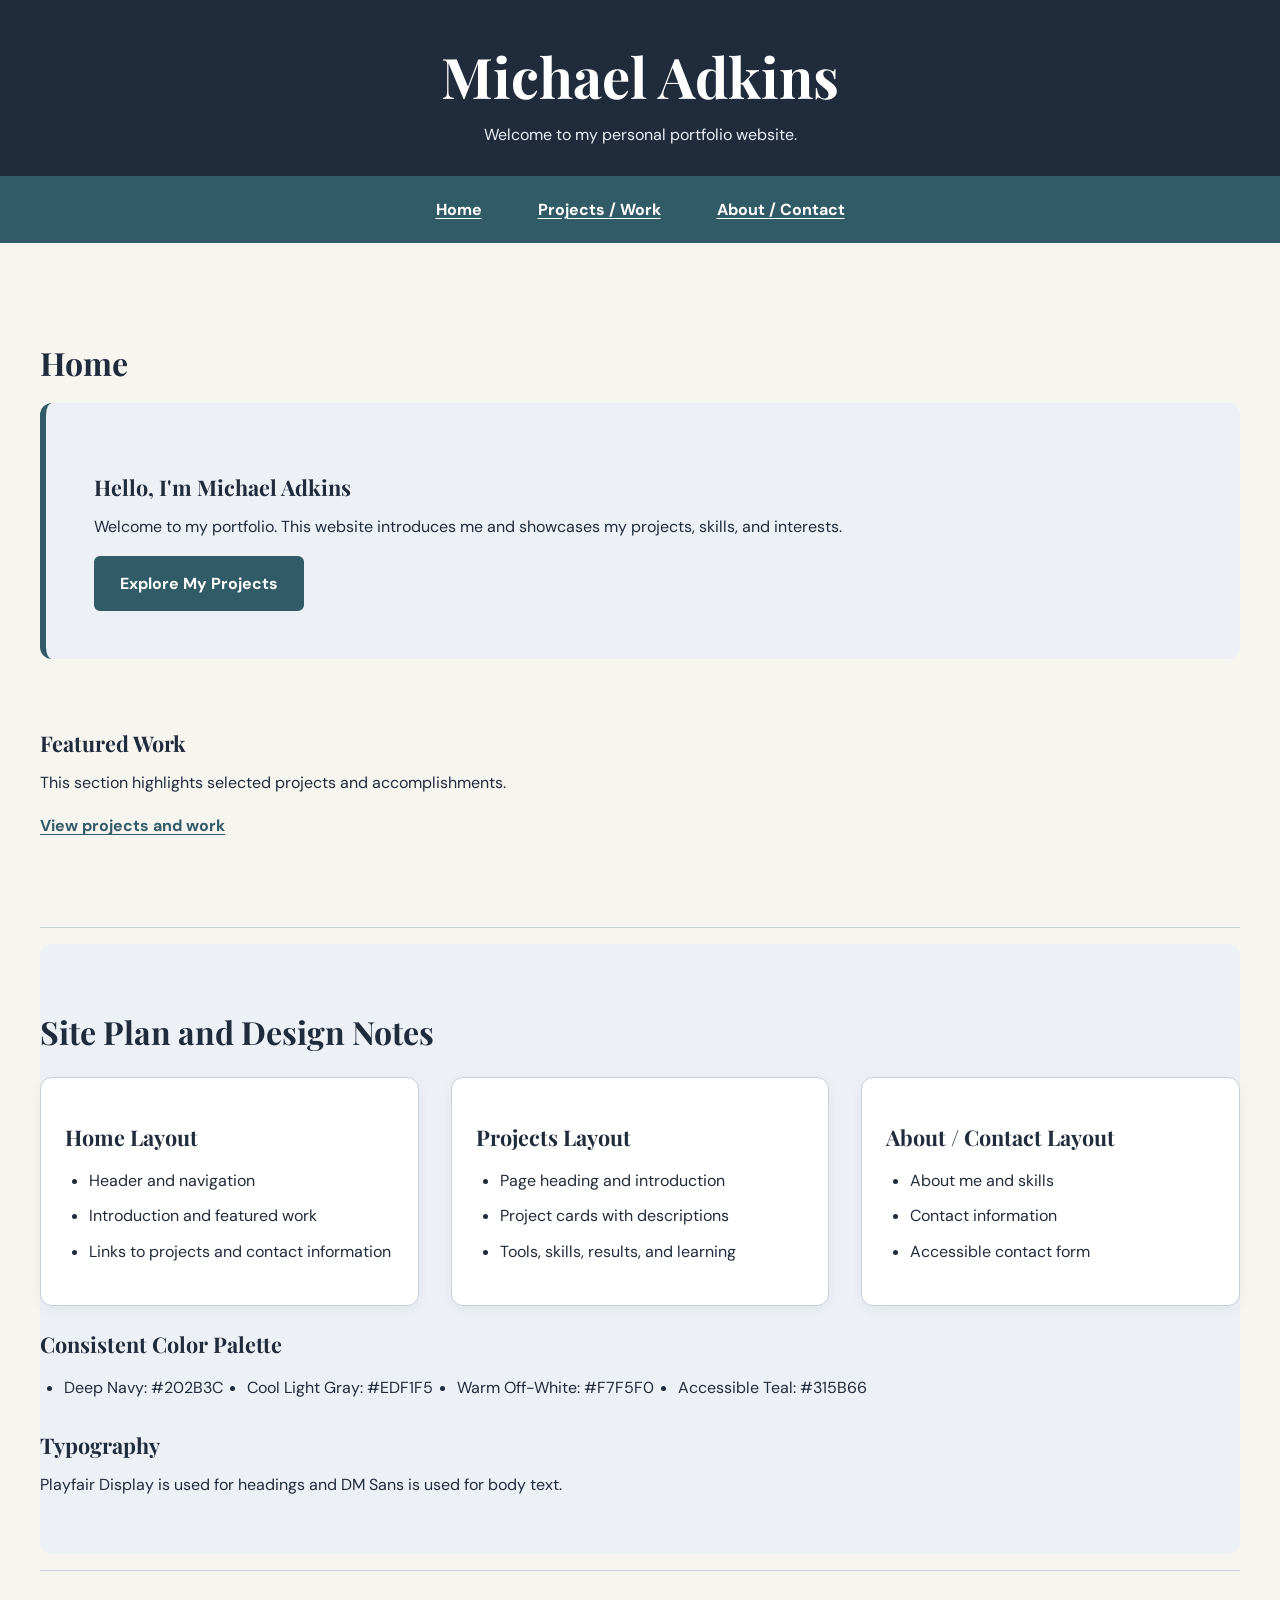
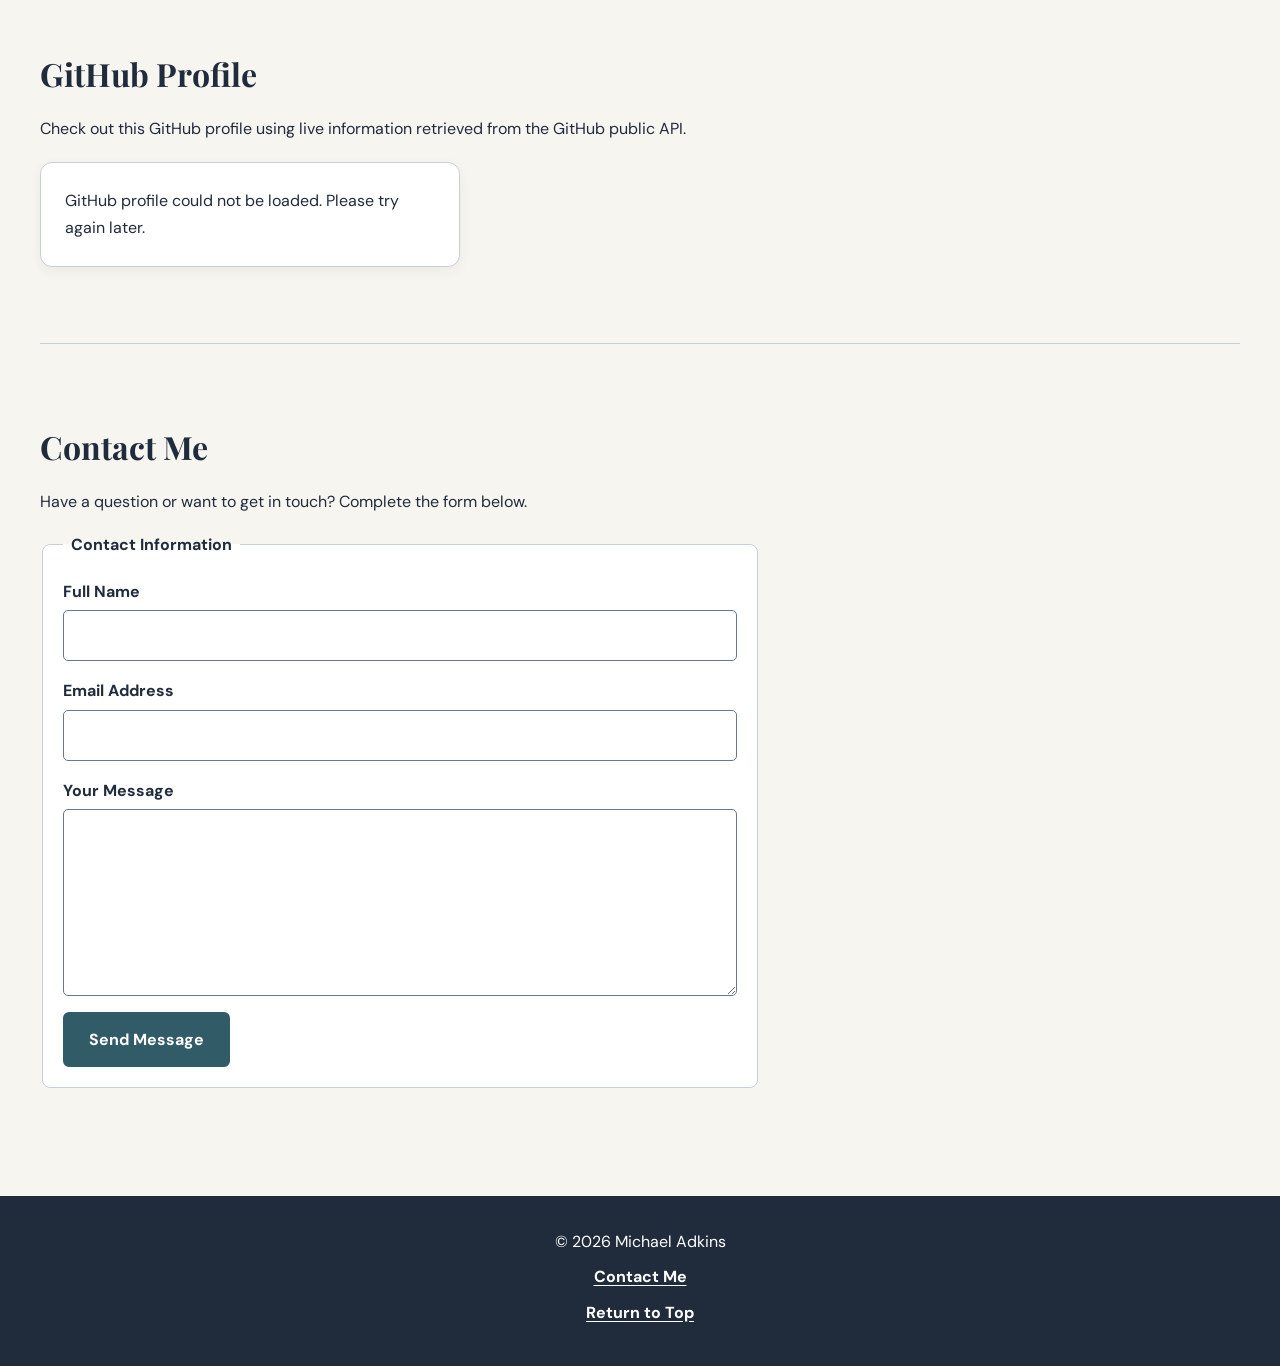
<file: index.html>
<!DOCTYPE html>
<html lang="en">

<head>
    <meta charset="UTF-8">
    <meta name="viewport" content="width=device-width, initial-scale=1.0">
    <meta name="description" content="Michael Adkins personal portfolio.">

    <title>Home | Michael Adkins</title>

    <link rel="preconnect" href="https://fonts.googleapis.com">
    <link rel="preconnect" href="https://fonts.gstatic.com" crossorigin>

    <link href="https://fonts.googleapis.com/css2?family=DM+Sans:wght@400;500;600;700&family=Playfair+Display:wght@600;700&display=swap" rel="stylesheet">

    <link rel="stylesheet" href="style.css">
</head>

<body>

<a class="skip-link" href="#main-content">
    Skip to main content
</a>

<!-- HEADER -->
<header class="site-header">

    <div class="header-content">

        <h1>Michael Adkins</h1>

        <p>Welcome to my personal portfolio website.</p>

    </div>

    <!-- NAVIGATION -->
    <button
        id="menu-toggle"
        type="button"
        aria-expanded="false"
        aria-controls="nav-menu"
        aria-label="Toggle navigation">

        ☰ Menu

    </button>

    <nav aria-label="Main navigation">

        <ul id="nav-menu">

            <li>
                <a href="index.html" aria-current="page">Home</a>
            </li>

            <li>
                <a href="projects.html">Projects / Work</a>
            </li>

            <li>
                <a href="contact.html">About / Contact</a>
            </li>

        </ul>

    </nav>

</header>


<!-- MAIN CONTENT -->
<main id="main-content">

    <!-- HOME SECTION -->
    <section class="content-section" aria-labelledby="home-heading">

        <h2 id="home-heading">Home</h2>

        <div class="intro-card">

            <h3>Hello, I'm Michael Adkins</h3>

            <p>
                Welcome to my portfolio. This website introduces me
                and showcases my projects, skills, and interests.
            </p>

            <a class="button" href="projects.html">
                Explore My Projects
            </a>

        </div>


        <!-- FEATURED WORK -->
        <section class="featured-work" aria-labelledby="featured-heading">

            <h3 id="featured-heading">Featured Work</h3>

            <p>
                This section highlights selected projects and accomplishments.
            </p>

            <p>
                <a href="projects.html">View projects and work</a>
            </p>

        </section>

    </section>

    <hr>


    <!-- SITE PLAN -->
    <section class="content-section site-plan" aria-labelledby="site-plan-heading">

        <h2 id="site-plan-heading">Site Plan and Design Notes</h2>

        <div class="card-grid">

            <article class="card">

                <h3>Home Layout</h3>

                <ul>
                    <li>Header and navigation</li>
                    <li>Introduction and featured work</li>
                    <li>Links to projects and contact information</li>
                </ul>

            </article>


            <article class="card">

                <h3>Projects Layout</h3>

                <ul>
                    <li>Page heading and introduction</li>
                    <li>Project cards with descriptions</li>
                    <li>Tools, skills, results, and learning</li>
                </ul>

            </article>


            <article class="card">

                <h3>About / Contact Layout</h3>

                <ul>
                    <li>About me and skills</li>
                    <li>Contact information</li>
                    <li>Accessible contact form</li>
                </ul>

            </article>

        </div>


        <!-- COLOR PALETTE -->
        <h3>Consistent Color Palette</h3>

        <ul class="palette-list">

            <li>Deep Navy: #202B3C</li>
            <li>Cool Light Gray: #EDF1F5</li>
            <li>Warm Off-White: #F7F5F0</li>
            <li>Accessible Teal: #315B66</li>

        </ul>


        <!-- TYPOGRAPHY -->
        <h3>Typography</h3>

        <p>
            Playfair Display is used for headings and DM Sans
            is used for body text.
        </p>

    </section>


    <hr>


    <!-- BONUS GITHUB API SECTION -->
    <section class="content-section" aria-labelledby="github-heading">

        <h2 id="github-heading">GitHub Profile</h2>

        <p>
            Check out this GitHub profile using live information
            retrieved from the GitHub public API.
        </p>

        <div id="github-profile" aria-live="polite">

            Loading GitHub profile...

        </div>

    </section>


    <hr>


    <!-- CONTACT FORM SECTION -->
    <section class="content-section" aria-labelledby="contact-heading">

        <h2 id="contact-heading">Contact Me</h2>

        <p>
            Have a question or want to get in touch?
            Complete the form below.
        </p>

        <form id="contact-form" class="contact-form" novalidate>

            <fieldset>

                <legend>Contact Information</legend>


                <!-- NAME -->
                <div class="form-field">

                    <label for="name">Full Name</label>

                    <input
                        type="text"
                        id="name"
                        name="name"
                        autocomplete="name"
                        required
                        aria-describedby="name-error">

                    <span
                        id="name-error"
                        class="error-message"
                        hidden>
                    </span>

                </div>


                <!-- EMAIL -->
                <div class="form-field">

                    <label for="email">Email Address</label>

                    <input
                        type="email"
                        id="email"
                        name="email"
                        autocomplete="email"
                        required
                        aria-describedby="email-error">

                    <span
                        id="email-error"
                        class="error-message"
                        hidden>
                    </span>

                </div>


                <!-- MESSAGE -->
                <div class="form-field">

                    <label for="message">Your Message</label>

                    <textarea
                        id="message"
                        name="message"
                        rows="6"
                        required
                        aria-describedby="message-error">
                    </textarea>

                    <span
                        id="message-error"
                        class="error-message"
                        hidden>
                    </span>

                </div>


                <!-- SUBMIT -->
                <button type="submit">
                    Send Message
                </button>


                <!-- FORM STATUS -->
                <p
                    id="form-status"
                    class="form-status"
                    role="status"
                    aria-live="polite"
                    hidden>
                </p>

            </fieldset>

        </form>

    </section>

</main>


<!-- FOOTER -->
<footer>

    <p>&copy; 2026 Michael Adkins</p>

    <p>
        <a href="contact.html">Contact Me</a>
    </p>

    <p>
        <a href="#main-content">Return to Top</a>
    </p>

</footer>


<!-- JAVASCRIPT -->
<script src="script.js" defer></script>

</body>
</html>
</file>
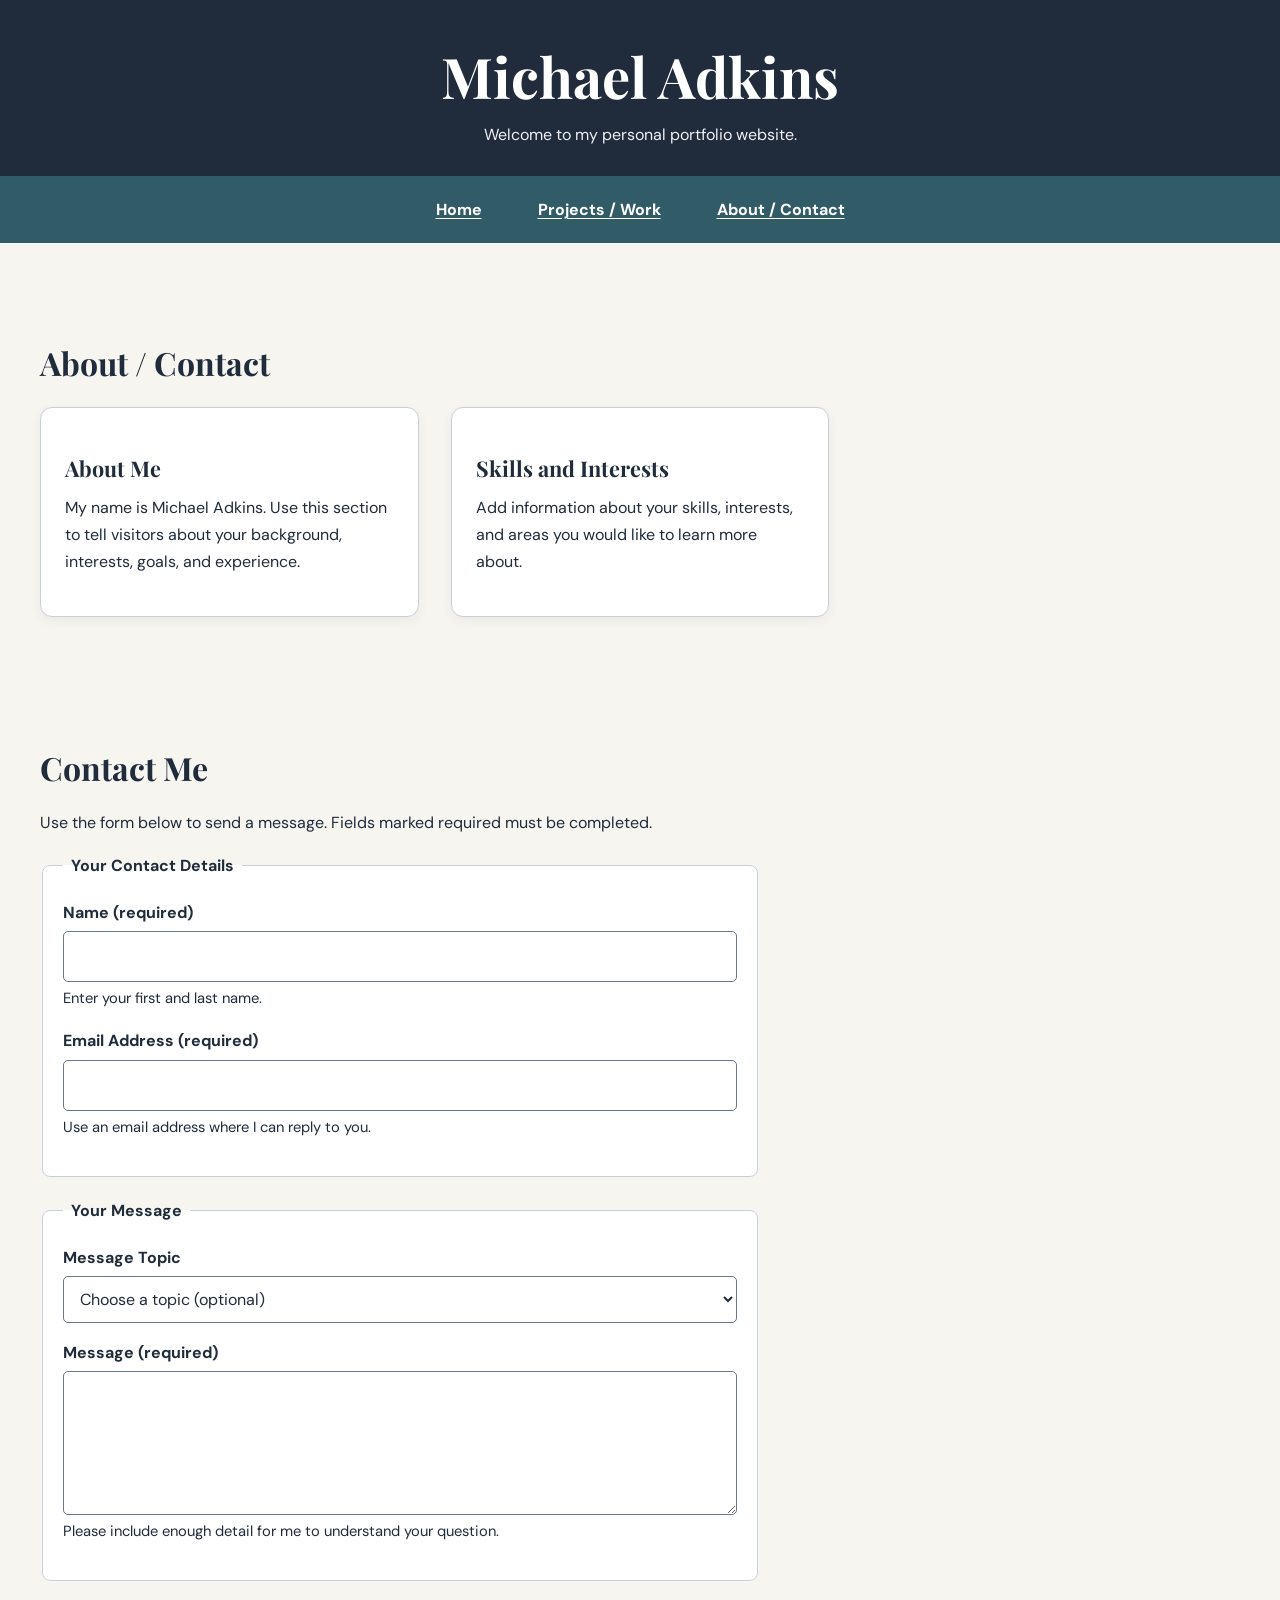
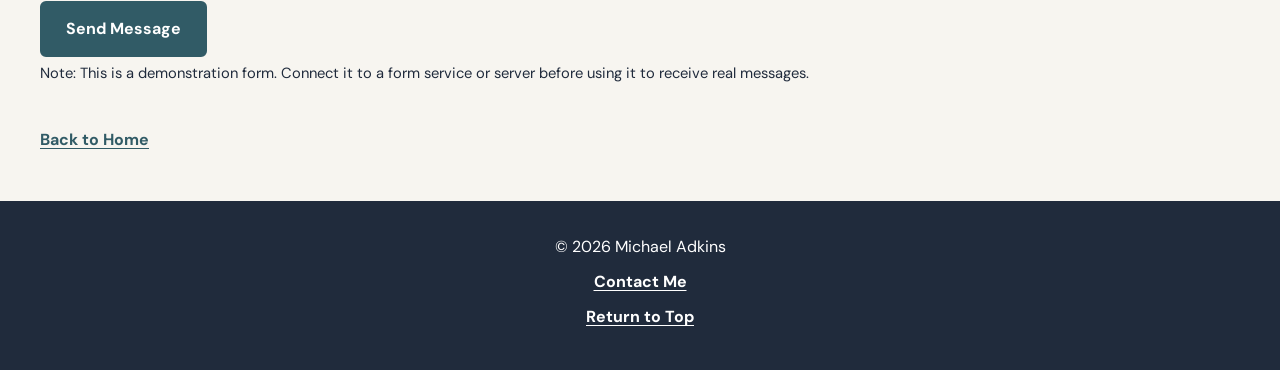
<file: contact.html>
<!DOCTYPE html>
<html lang="en">
<head>
    <meta charset="UTF-8">
    <meta name="viewport" content="width=device-width, initial-scale=1.0">
    <meta name="description" content="About Michael Adkins and contact information.">

    <title>About / Contact | Michael Adkins</title>

    <link rel="preconnect" href="https://fonts.googleapis.com">
    <link rel="preconnect" href="https://fonts.gstatic.com" crossorigin>

    <link href="https://fonts.googleapis.com/css2?family=DM+Sans:wght@400;500;600;700&family=Playfair+Display:wght@600;700&display=swap" rel="stylesheet">

    <link rel="stylesheet" href="style.css">

    <script src="script.js" defer></script>
</head>

<body>

<a class="skip-link" href="#main-content">
    Skip to main content
</a>

<header class="site-header">

    <div class="header-content">
        <h1>Michael Adkins</h1>
        <p>Welcome to my personal portfolio website.</p>
    </div>

    <nav aria-label="Main navigation">
        <ul>
            <li><a href="index.html">Home</a></li>
            <li><a href="projects.html">Projects / Work</a></li>
            <li><a href="contact.html" aria-current="page">About / Contact</a></li>
        </ul>
    </nav>

</header>

<main id="main-content">

    <section class="content-section" aria-labelledby="about-heading">

        <h2 id="about-heading">About / Contact</h2>

        <div class="card-grid">

            <article class="card">

                <h3>About Me</h3>

                <p>
                    My name is Michael Adkins. Use this section to tell
                    visitors about your background, interests, goals,
                    and experience.
                </p>

            </article>

            <article class="card">

                <h3>Skills and Interests</h3>

                <p>
                    Add information about your skills, interests,
                    and areas you would like to learn more about.
                </p>

            </article>

        </div>

    </section>

    <section class="content-section" aria-labelledby="contact-heading">

        <h2 id="contact-heading">Contact Me</h2>

        <p class="page-intro">
            Use the form below to send a message.
            Fields marked required must be completed.
        </p>

        <form class="contact-form" id="contact-form"
              action="#" method="post" novalidate>

            <fieldset>

                <legend>Your Contact Details</legend>

                <div class="form-field">

                    <label for="name">Name (required)</label>

                    <input
                        id="name"
                        name="name"
                        type="text"
                        autocomplete="name"
                        required
                        aria-describedby="name-hint name-error"
                    >

                    <p class="hint" id="name-hint">
                        Enter your first and last name.
                    </p>

                    <p class="error-message" id="name-error" hidden></p>

                </div>

                <div class="form-field">

                    <label for="email">Email Address (required)</label>

                    <input
                        id="email"
                        name="email"
                        type="email"
                        autocomplete="email"
                        required
                        aria-describedby="email-hint email-error"
                    >

                    <p class="hint" id="email-hint">
                        Use an email address where I can reply to you.
                    </p>

                    <p class="error-message" id="email-error" hidden></p>

                </div>

            </fieldset>

            <fieldset>

                <legend>Your Message</legend>

                <div class="form-field">

                    <label for="topic">Message Topic</label>

                    <select id="topic" name="topic">

                        <option value="">
                            Choose a topic (optional)
                        </option>

                        <option value="project">
                            Project Question
                        </option>

                        <option value="collaboration">
                            Collaboration
                        </option>

                        <option value="other">
                            Other
                        </option>

                    </select>

                </div>

                <div class="form-field">

                    <label for="message">Message (required)</label>

                    <textarea
                        id="message"
                        name="message"
                        required
                        aria-describedby="message-hint message-error"
                    ></textarea>

                    <p class="hint" id="message-hint">
                        Please include enough detail for me to understand
                        your question.
                    </p>

                    <p class="error-message" id="message-error" hidden></p>

                </div>

            </fieldset>

            <div
                id="form-status"
                class="form-status"
                role="status"
                aria-live="polite"
                hidden
            ></div>

            <button type="submit">Send Message</button>

        </form>

        <p class="hint">
            Note: This is a demonstration form. Connect it to a form
            service or server before using it to receive real messages.
        </p>

    </section>

    <p>
        <a href="index.html">Back to Home</a>
    </p>

</main>

<footer>

    <p>&copy; 2026 Michael Adkins</p>

    <p>
        <a href="contact.html">Contact Me</a>
    </p>

    <p>
        <a href="#main-content">Return to Top</a>
    </p>

</footer>

</body>
</html>
</file>
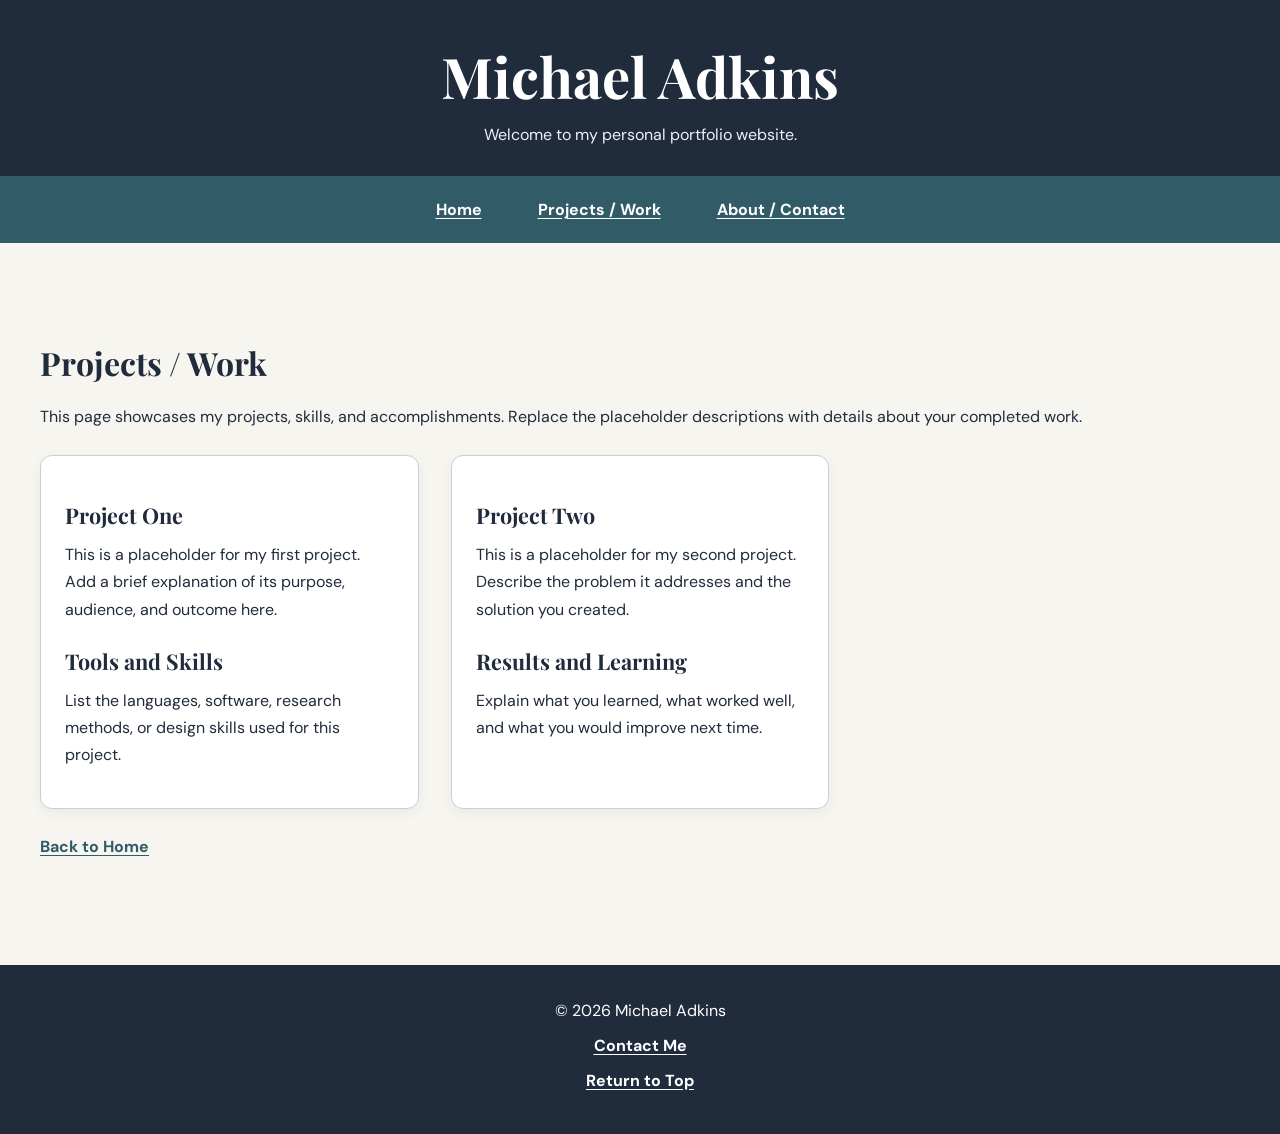
<file: projects.html>
<!DOCTYPE html>
<html lang="en">
<head>
    <meta charset="UTF-8">
    <meta name="viewport" content="width=device-width, initial-scale=1.0">
    <meta name="description" content="Michael Adkins projects and work.">

    <title>Projects / Work | Michael Adkins</title>

    <link rel="preconnect" href="https://fonts.googleapis.com">
    <link rel="preconnect" href="https://fonts.gstatic.com" crossorigin>

    <link href="https://fonts.googleapis.com/css2?family=DM+Sans:wght@400;500;600;700&family=Playfair+Display:wght@600;700&display=swap" rel="stylesheet">

    <link rel="stylesheet" href="style.css">
</head>

<body>

<a class="skip-link" href="#main-content">
    Skip to main content
</a>

<header class="site-header">

    <div class="header-content">
        <h1>Michael Adkins</h1>
        <p>Welcome to my personal portfolio website.</p>
    </div>

    <nav aria-label="Main navigation">
        <ul>
            <li><a href="index.html">Home</a></li>
            <li><a href="projects.html" aria-current="page">Projects / Work</a></li>
            <li><a href="contact.html">About / Contact</a></li>
        </ul>
    </nav>

</header>

<main id="main-content">

    <section class="content-section" aria-labelledby="projects-heading">

        <h2 id="projects-heading">Projects / Work</h2>

        <p class="page-intro">
            This page showcases my projects, skills, and accomplishments.
            Replace the placeholder descriptions with details about
            your completed work.
        </p>

        <div class="card-grid">

            <article class="card">

                <h3>Project One</h3>

                <p>
                    This is a placeholder for my first project.
                    Add a brief explanation of its purpose,
                    audience, and outcome here.
                </p>

                <h3>Tools and Skills</h3>

                <p>
                    List the languages, software, research methods,
                    or design skills used for this project.
                </p>

            </article>

            <article class="card">

                <h3>Project Two</h3>

                <p>
                    This is a placeholder for my second project.
                    Describe the problem it addresses and the
                    solution you created.
                </p>

                <h3>Results and Learning</h3>

                <p>
                    Explain what you learned, what worked well,
                    and what you would improve next time.
                </p>

            </article>

        </div>

        <p>
            <a href="index.html">Back to Home</a>
        </p>

    </section>

</main>

<footer>

    <p>&copy; 2026 Michael Adkins</p>

    <p>
        <a href="contact.html">Contact Me</a>
    </p>

    <p>
        <a href="#main-content">Return to Top</a>
    </p>

</footer>

</body>
</html>
</file>
<file: style.css>
/* COLOR PALETTE */
:root {
    --navy: #202B3C;
    --light-gray: #EDF1F5;
    --off-white: #F7F5F0;
    --teal: #315B66;
    --white: #FFFFFF;
    --border: #C7D0D9;
    --error: #9B1C1C;
    --error-bg: #FCE8E6;
    --success: #245C3A;
    --focus: #F2B84B;
}

/* GLOBAL RESET */
* {
    box-sizing: border-box;
}

html {
    scroll-behavior: smooth;
}

/* GENERAL STYLING */
body {
    margin: 0;
    font-family: "DM Sans", sans-serif;
    background-color: var(--off-white);
    color: var(--navy);
    line-height: 1.7;
    font-size: 16px;
}

h1, h2, h3 {
    font-family: "Playfair Display", serif;
    line-height: 1.3;
}

h1 {
    font-size: clamp(2.2rem, 5vw, 3.5rem);
    margin: 0 0 8px;
}

h2 {
    font-size: clamp(1.7rem, 4vw, 2rem);
    margin-bottom: 20px;
}

h3 {
    font-size: 1.35rem;
    margin-bottom: 12px;
}

p {
    margin: 0 0 16px;
}

/* LINKS */
a {
    color: var(--teal);
    font-weight: 700;
    text-underline-offset: 0.2em;
}

a:hover {
    text-decoration-thickness: 2px;
}

/* KEYBOARD ACCESSIBILITY */
a:focus-visible,
button:focus-visible,
input:focus-visible,
textarea:focus-visible,
select:focus-visible {
    outline: 3px solid var(--focus);
    outline-offset: 3px;
}

/* SKIP LINK */
.skip-link {
    position: absolute;
    left: 12px;
    top: -80px;
    z-index: 10;
    background: var(--white);
    color: var(--navy);
    padding: 12px 16px;
    border: 2px solid var(--navy);
    border-radius: 5px;
}

.skip-link:focus {
    top: 12px;
}

/* HEADER */
.site-header {
    background-color: var(--navy);
    color: var(--white);
    text-align: center;
}

.header-content {
    padding: 40px 24px 28px;
}

.header-content p {
    color: var(--light-gray);
    margin: 0;
}

/* NAVIGATION */
nav {
    background-color: var(--teal);
    padding: 14px 16px;
}

nav ul {
    list-style: none;
    display: flex;
    justify-content: center;
    align-items: center;
    flex-wrap: wrap;
    gap: 8px 32px;
    margin: 0;
    padding: 0;
}

nav li {
    margin: 0;
}

nav a {
    color: var(--white);
    display: inline-block;
    padding: 6px 4px;
}

nav a:hover {
    color: var(--white);
    text-decoration-thickness: 2px;
}

/* MOBILE MENU TOGGLE */
#menu-toggle {
    display: none;
    cursor: pointer;
    margin: 10px auto;
    padding: 10px 16px;
    background-color: var(--teal);
    color: var(--white);
    border: 2px solid var(--white);
    border-radius: 6px;
}

#menu-toggle:hover {
    background-color: var(--navy);
}

/* MAIN CONTENT */
main {
    width: min(1120px, calc(100% - 32px));
    margin: 32px auto 48px;
}

.content-section {
    padding: 32px 0;
    scroll-margin-top: 16px;
}

/* DIVIDERS */
hr {
    border: 0;
    border-top: 1px solid var(--border);
    margin: 16px 0;
}

/* INTRODUCTION */
.intro-card {
    background-color: var(--light-gray);
    padding: clamp(24px, 4vw, 48px);
    border-left: 6px solid var(--teal);
    border-radius: 12px;
    margin-bottom: 32px;
}

.featured-work {
    padding: 16px 0;
}

/* BUTTONS */
.button,
button {
    display: inline-block;
    border: 2px solid var(--teal);
    border-radius: 6px;
    background-color: var(--teal);
    color: var(--white);
    padding: 12px 24px;
    font: inherit;
    font-weight: 700;
    text-decoration: none;
    cursor: pointer;
    transition: background-color 0.2s ease;
}

.button:hover,
button:hover {
    background-color: var(--navy);
    border-color: var(--navy);
    color: var(--white);
}

/* GRID LAYOUT */
.card-grid {
    display: grid;
    grid-template-columns: repeat(2, minmax(0, 1fr));
    gap: 24px;
    margin: 24px 0;
}

/* CARDS */
.card {
    background-color: var(--white);
    padding: 24px;
    border: 1px solid var(--border);
    border-radius: 12px;
    box-shadow: 0 4px 12px rgba(32, 43, 60, 0.06);
}

.card h3:not(:first-child) {
    margin-top: 24px;
}

/* LISTS */
ul {
    padding-left: 24px;
}

li {
    margin-bottom: 8px;
}

.palette-list {
    display: flex;
    flex-wrap: wrap;
    gap: 12px 24px;
}

/* SITE PLAN */
.site-plan {
    background-color: var(--light-gray);
    border-radius: 12px;
    padding: 24px;
}

/* CONTACT FORM */
.contact-form {
    max-width: 720px;
}

fieldset {
    border: 1px solid var(--border);
    border-radius: 8px;
    padding: 20px;
    margin-bottom: 20px;
    background-color: var(--white);
}

legend {
    font-weight: 700;
    padding: 0 8px;
}

.form-field {
    margin-bottom: 16px;
}

label {
    display: block;
    font-weight: 700;
    margin-bottom: 5px;
}

input,
textarea,
select {
    display: block;
    width: 100%;
    max-width: 100%;
    padding: 11px 12px;
    border: 1px solid #687789;
    border-radius: 5px;
    background-color: var(--white);
    color: var(--navy);
    font: inherit;
}

textarea {
    min-height: 144px;
    resize: vertical;
}

.hint {
    color: var(--navy);
    font-size: 0.92rem;
    margin: 4px 0 0;
}

/* FORM ERRORS */
.error-message {
    display: block;
    color: var(--error);
    font-weight: 700;
    font-size: 0.92rem;
    margin: 4px 0 0;
}

.error-message[hidden],
.form-status[hidden] {
    display: none;
}

[aria-invalid="true"] {
    border: 2px solid var(--error);
    background-color: var(--error-bg);
}

.form-status {
    padding: 12px 16px;
    border-radius: 5px;
    margin: 16px 0;
    border: 1px solid var(--border);
    background-color: var(--light-gray);
}

.form-status.error {
    color: var(--error);
    background-color: var(--error-bg);
    border-color: var(--error);
}

.form-status.success {
    color: var(--success);
    background-color: #E8F3EB;
    border-color: var(--success);
}

/* GITHUB PROFILE API CARD */
#github-profile {
    background-color: var(--white);
    border: 1px solid var(--border);
    border-radius: 12px;
    padding: 24px;
    max-width: 420px;
    margin: 20px 0;
    box-shadow: 0 4px 12px rgba(32, 43, 60, 0.06);
}

#github-profile img {
    width: 100px;
    height: 100px;
    object-fit: cover;
    border-radius: 50%;
    border: 3px solid var(--teal);
    margin-bottom: 12px;
}

#github-profile h3 {
    color: var(--navy);
}

#github-profile p {
    color: var(--navy);
}

/* FOOTER */
footer {
    background-color: var(--navy);
    color: var(--white);
    text-align: center;
    padding: 32px 16px;
}

footer p {
    margin-bottom: 8px;
}

footer a {
    color: var(--white);
}

/* TABLET */
@media screen and (min-width: 768px) {
    main {
        width: calc(100% - 64px);
    }

    .content-section {
        padding: 40px 0;
    }
}

/* DESKTOP */
@media screen and (min-width: 1024px) {
    .card-grid {
        grid-template-columns: repeat(3, minmax(0, 1fr));
        gap: 32px;
    }

    nav ul {
        gap: 48px;
    }

    main {
        width: calc(100% - 80px);
    }
}

/* MOBILE */
@media screen and (max-width: 700px) {

    body {
        font-size: 15px;
    }

    .header-content {
        padding: 32px 16px 24px;
    }

    /* MOBILE NAVIGATION */
    #menu-toggle {
        display: block;
    }

    #nav-menu {
        display: none;
    }

    #nav-menu.active {
        display: block;
    }

    nav ul {
        flex-direction: column;
        gap: 4px;
    }

    nav a {
        display: block;
        padding: 6px 16px;
    }

    main {
        width: calc(100% - 32px);
        margin: 16px auto;
    }

    .content-section {
        padding: 24px 0;
    }

    .card-grid {
        grid-template-columns: 1fr;
        gap: 16px;
    }

    .card {
        padding: 20px;
    }

    .site-plan {
        padding: 20px;
    }

    footer {
        padding: 24px 16px;
    }
}

/* REDUCED MOTION ACCESSIBILITY */
@media (prefers-reduced-motion: reduce) {

    html {
        scroll-behavior: auto;
    }

    *,
    *::before,
    *::after {
        transition-duration: 0.01ms !important;
        animation-duration: 0.01ms !important;
    }
}
</file>
